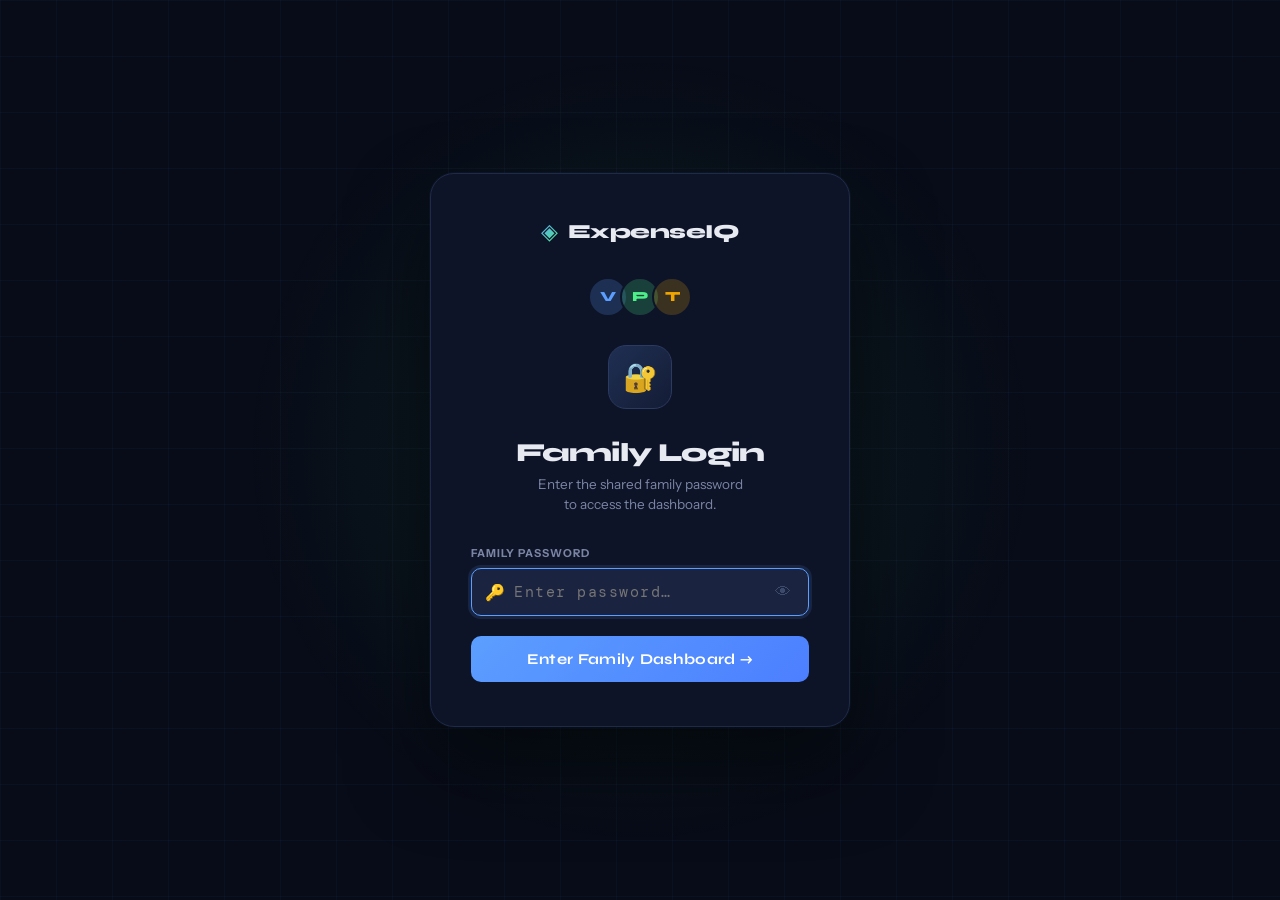
<file: login.html>
<!DOCTYPE html>
<html lang="en" data-theme="dark">
<head>
  <meta charset="UTF-8"/>
  <meta name="viewport" content="width=device-width,initial-scale=1.0"/>
  <title>ExpenseIQ — Family Login</title>
  <link rel="preconnect" href="https://fonts.googleapis.com"/>
  <link href="https://fonts.googleapis.com/css2?family=Syne:wght@400;600;700;800&family=Instrument+Sans:wght@400;500;600&family=DM+Mono:wght@300;400;500&display=swap" rel="stylesheet"/>
  <style>
    *, *::before, *::after { box-sizing: border-box; margin: 0; padding: 0; }

    :root {
      --bg:      #080c18;
      --bg2:     #0e1428;
      --bg3:     #141c35;
      --bg4:     #1a2340;
      --border:  #1e2a4a;
      --border2: #2a3a60;
      --text:    #e8eaf2;
      --text2:   #7a85a3;
      --text3:   #3d4a6b;
      --accent:  #5c9eff;
      --green:   #4cef88;
      --red:     #e05c5c;
      --radius:  14px;
      --trans:   all 0.25s cubic-bezier(0.4,0,0.2,1);
    }

    body {
      font-family: 'Instrument Sans', sans-serif;
      background: var(--bg);
      color: var(--text);
      min-height: 100vh;
      display: flex;
      align-items: center;
      justify-content: center;
      overflow: hidden;
      position: relative;
    }

    /* Animated grid background */
    body::before {
      content: '';
      position: fixed;
      inset: 0;
      background-image:
        linear-gradient(rgba(92,158,255,0.04) 1px, transparent 1px),
        linear-gradient(90deg, rgba(92,158,255,0.04) 1px, transparent 1px);
      background-size: 56px 56px;
      pointer-events: none;
    }

    /* Central radial glow */
    .bg-glow {
      position: fixed;
      top: 50%; left: 50%;
      transform: translate(-50%, -50%);
      width: 800px; height: 800px;
      background: radial-gradient(circle,
        rgba(92,158,255,0.07) 0%,
        rgba(76,239,136,0.04) 40%,
        transparent 70%);
      pointer-events: none;
      animation: breathe 6s ease-in-out infinite;
    }

    @keyframes breathe {
      0%, 100% { transform: translate(-50%,-50%) scale(1);   opacity: 1;   }
      50%       { transform: translate(-50%,-50%) scale(1.1); opacity: 0.7; }
    }

    /* ── Login card ── */
    .login-card {
      position: relative;
      z-index: 1;
      width: min(420px, 92vw);
      background: var(--bg2);
      border: 1px solid var(--border);
      border-radius: 24px;
      padding: 44px 40px;
      box-shadow: 0 40px 80px rgba(0,0,0,0.5), 0 0 0 1px rgba(92,158,255,0.05);
      animation: slideUp 0.5s cubic-bezier(0.4,0,0.2,1);
    }

    @keyframes slideUp {
      from { opacity: 0; transform: translateY(24px); }
      to   { opacity: 1; transform: translateY(0); }
    }

    /* Top logo */
    .logo-row {
      display: flex;
      align-items: center;
      gap: 10px;
      margin-bottom: 32px;
      justify-content: center;
    }

    .logo-diamond {
      font-size: 22px;
      background: linear-gradient(135deg, #5c9eff, #4cef88);
      -webkit-background-clip: text;
      -webkit-text-fill-color: transparent;
      background-clip: text;
    }

    .logo-text {
      font-family: 'Syne', sans-serif;
      font-size: 20px;
      font-weight: 800;
      letter-spacing: -0.5px;
    }

    /* Heading */
    .card-title {
      font-family: 'Syne', sans-serif;
      font-size: 26px;
      font-weight: 800;
      letter-spacing: -0.8px;
      margin-bottom: 6px;
      text-align: center;
    }

    .card-sub {
      font-size: 13.5px;
      color: var(--text2);
      text-align: center;
      margin-bottom: 32px;
      line-height: 1.5;
    }

    /* Lock icon */
    .lock-icon {
      width: 64px; height: 64px;
      background: var(--bg3);
      border: 1px solid var(--border2);
      border-radius: 18px;
      display: flex;
      align-items: center;
      justify-content: center;
      font-size: 28px;
      margin: 0 auto 28px;
      position: relative;
      overflow: hidden;
    }

    .lock-icon::after {
      content: '';
      position: absolute;
      inset: 0;
      background: linear-gradient(135deg, rgba(92,158,255,0.15), transparent);
    }

    /* Form elements */
    .form-group {
      margin-bottom: 20px;
    }

    .form-label {
      display: block;
      font-size: 11px;
      font-weight: 700;
      text-transform: uppercase;
      letter-spacing: 0.09em;
      color: var(--text2);
      margin-bottom: 8px;
    }

    .input-wrap {
      position: relative;
      display: flex;
      align-items: center;
    }

    .input-icon {
      position: absolute;
      left: 14px;
      color: var(--text3);
      font-size: 16px;
      pointer-events: none;
      transition: var(--trans);
    }

    .pw-input {
      width: 100%;
      background: var(--bg3);
      border: 1px solid var(--border);
      border-radius: 10px;
      color: var(--text);
      font-family: 'DM Mono', monospace;
      font-size: 15px;
      letter-spacing: 0.1em;
      padding: 13px 48px 13px 42px;
      outline: none;
      transition: var(--trans);
    }

    .pw-input:focus {
      border-color: var(--accent);
      background: var(--bg4);
      box-shadow: 0 0 0 3px rgba(92,158,255,0.12);
    }

    .pw-input:focus + .input-icon,
    .input-wrap:focus-within .input-icon { color: var(--accent); }

    /* Show/hide toggle */
    .toggle-pw {
      position: absolute;
      right: 14px;
      background: none;
      border: none;
      color: var(--text3);
      cursor: pointer;
      font-size: 16px;
      padding: 4px;
      transition: var(--trans);
      line-height: 1;
    }

    .toggle-pw:hover { color: var(--text2); }

    /* Error message */
    .error-msg {
      background: rgba(224,92,92,0.1);
      border: 1px solid rgba(224,92,92,0.3);
      border-radius: 8px;
      color: #e07070;
      font-size: 13px;
      padding: 10px 14px;
      margin-bottom: 18px;
      display: none;
      animation: shake 0.4s ease;
    }

    .error-msg.show { display: block; }

    @keyframes shake {
      0%,100% { transform: translateX(0); }
      20%     { transform: translateX(-6px); }
      40%     { transform: translateX(6px); }
      60%     { transform: translateX(-4px); }
      80%     { transform: translateX(4px); }
    }

    /* Submit button */
    .login-btn {
      width: 100%;
      background: linear-gradient(135deg, #5c9eff, #4c7fff);
      border: none;
      border-radius: 10px;
      color: #fff;
      font-family: 'Syne', sans-serif;
      font-size: 15px;
      font-weight: 700;
      letter-spacing: 0.02em;
      padding: 14px;
      cursor: pointer;
      transition: var(--trans);
      position: relative;
      overflow: hidden;
    }

    .login-btn::after {
      content: '';
      position: absolute;
      inset: 0;
      background: rgba(255,255,255,0);
      transition: background 0.2s;
    }

    .login-btn:hover { transform: translateY(-2px); box-shadow: 0 8px 24px rgba(92,158,255,0.35); }
    .login-btn:active { transform: translateY(0); }
    .login-btn:disabled { opacity: 0.6; cursor: not-allowed; transform: none; }

    /* Loading spinner inside button */
    .btn-text { transition: opacity 0.2s; }
    .btn-spinner {
      display: none;
      width: 18px; height: 18px;
      border: 2px solid rgba(255,255,255,0.3);
      border-top-color: #fff;
      border-radius: 50%;
      animation: spin 0.7s linear infinite;
      margin: 0 auto;
    }
    @keyframes spin { to { transform: rotate(360deg); } }

    /* Member avatars row (decorative) */
    .members-row {
      display: flex;
      align-items: center;
      justify-content: center;
      gap: -8px;
      margin-bottom: 28px;
    }

    .member-av {
      width: 40px; height: 40px;
      border-radius: 50%;
      display: flex; align-items: center; justify-content: center;
      font-family: 'Syne', sans-serif;
      font-size: 14px; font-weight: 800;
      border: 2px solid var(--bg2);
      margin-left: -8px;
    }

    .member-av:first-child { margin-left: 0; }

    .av-V { background: rgba(92,158,255,0.2);  color: #5c9eff; }
    .av-P { background: rgba(76,239,136,0.2);  color: #4cef88; }
    .av-T { background: rgba(240,165,0,0.2);   color: #f0a500; }

    /* Floating particles */
    .particle {
      position: fixed;
      border-radius: 50%;
      pointer-events: none;
      animation: floatUp linear infinite;
      opacity: 0;
    }

    @keyframes floatUp {
      0%   { transform: translateY(100vh); opacity: 0; }
      10%  { opacity: 0.35; }
      90%  { opacity: 0.35; }
      100% { transform: translateY(-40px); opacity: 0; }
    }

    /* Responsive */
    @media (max-width: 480px) {
      .login-card { padding: 32px 24px; }
      .card-title { font-size: 22px; }
    }
  </style>
</head>
<body>

<div class="bg-glow"></div>

<div class="login-card">

  <!-- Logo -->
  <div class="logo-row">
    <span class="logo-diamond">◈</span>
    <span class="logo-text">ExpenseIQ</span>
  </div>

  <!-- Member avatars (decorative) -->
  <div class="members-row">
    <div class="member-av av-V">V</div>
    <div class="member-av av-P">P</div>
    <div class="member-av av-T">T</div>
  </div>

  <!-- Lock icon -->
  <div class="lock-icon">🔐</div>

  <h1 class="card-title">Family Login</h1>
  <p class="card-sub">Enter the shared family password<br>to access the dashboard.</p>

  <!-- Error -->
  <div class="error-msg" id="errorMsg"></div>

  <!-- Password field -->
  <div class="form-group">
    <label class="form-label" for="pwInput">Family Password</label>
    <div class="input-wrap">
      <span class="input-icon" style="left:14px">🔑</span>
      <input
        type="password"
        id="pwInput"
        class="pw-input"
        placeholder="Enter password…"
        autocomplete="current-password"
        onkeydown="if(event.key==='Enter') doLogin()"
      />
      <button class="toggle-pw" type="button" onclick="toggleVisibility()" id="toggleBtn" title="Show/hide password">👁</button>
    </div>
  </div>

  <!-- Submit -->
  <button class="login-btn" id="loginBtn" onclick="doLogin()">
    <span class="btn-text" id="btnText">Enter Family Dashboard →</span>
    <div class="btn-spinner" id="btnSpinner"></div>
  </button>

</div>

<script>
  // ── Spawn particles ──
  const pColors = ['#5c9eff','#4cef88','#f0a500','#9b7eff'];
  for (let i = 0; i < 20; i++) {
    const p = document.createElement('div');
    p.className = 'particle';
    const sz = 2 + Math.random() * 3;
    p.style.cssText = `
      left:${Math.random()*100}vw;
      width:${sz}px; height:${sz}px;
      background:${pColors[i%pColors.length]};
      animation-duration:${9+Math.random()*14}s;
      animation-delay:${-Math.random()*20}s;
    `;
    document.body.appendChild(p);
  }

  // ── Show/hide password ──
  let visible = false;
  function toggleVisibility() {
    visible = !visible;
    document.getElementById('pwInput').type = visible ? 'text' : 'password';
    document.getElementById('toggleBtn').textContent = visible ? '🙈' : '👁';
  }

  // ── Login ──
  async function doLogin() {
    const pw  = document.getElementById('pwInput').value.trim();
    const btn = document.getElementById('loginBtn');
    const txt = document.getElementById('btnText');
    const spn = document.getElementById('btnSpinner');
    const err = document.getElementById('errorMsg');

    err.classList.remove('show');
    if (!pw) { showError('Please enter the family password.'); return; }

    // Loading state
    btn.disabled = true;
    txt.style.display = 'none';
    spn.style.display = 'block';

    try {
      const res = await fetch('/login', {
        method: 'POST',
        headers: { 'Content-Type': 'application/json' },
        body: JSON.stringify({ password: pw })
      });
      const data = await res.json();

      if (res.ok && data.success) {
        // Brief success flash before redirect
        btn.style.background = 'linear-gradient(135deg, #4cef88, #2dd470)';
        txt.textContent = '✓ Verified!';
        txt.style.display = 'block';
        spn.style.display = 'none';
        setTimeout(() => { window.location.href = '/family'; }, 600);
      } else {
        showError(data.error || 'Incorrect password. Try again.');
        reset();
      }
    } catch (e) {
      showError('Connection error. Make sure the server is running.');
      reset();
    }

    function reset() {
      btn.disabled = false;
      txt.style.display = 'block';
      spn.style.display = 'none';
      document.getElementById('pwInput').value = '';
      document.getElementById('pwInput').focus();
    }
  }

  function showError(msg) {
    const el = document.getElementById('errorMsg');
    el.textContent = '⚠ ' + msg;
    el.classList.add('show');
    // Remove and re-add to retrigger shake animation
    el.style.animation = 'none';
    el.offsetHeight; // reflow
    el.style.animation = '';
  }

  // Auto-focus password field
  window.onload = () => document.getElementById('pwInput').focus();
</script>
</body>
</html>
</file>
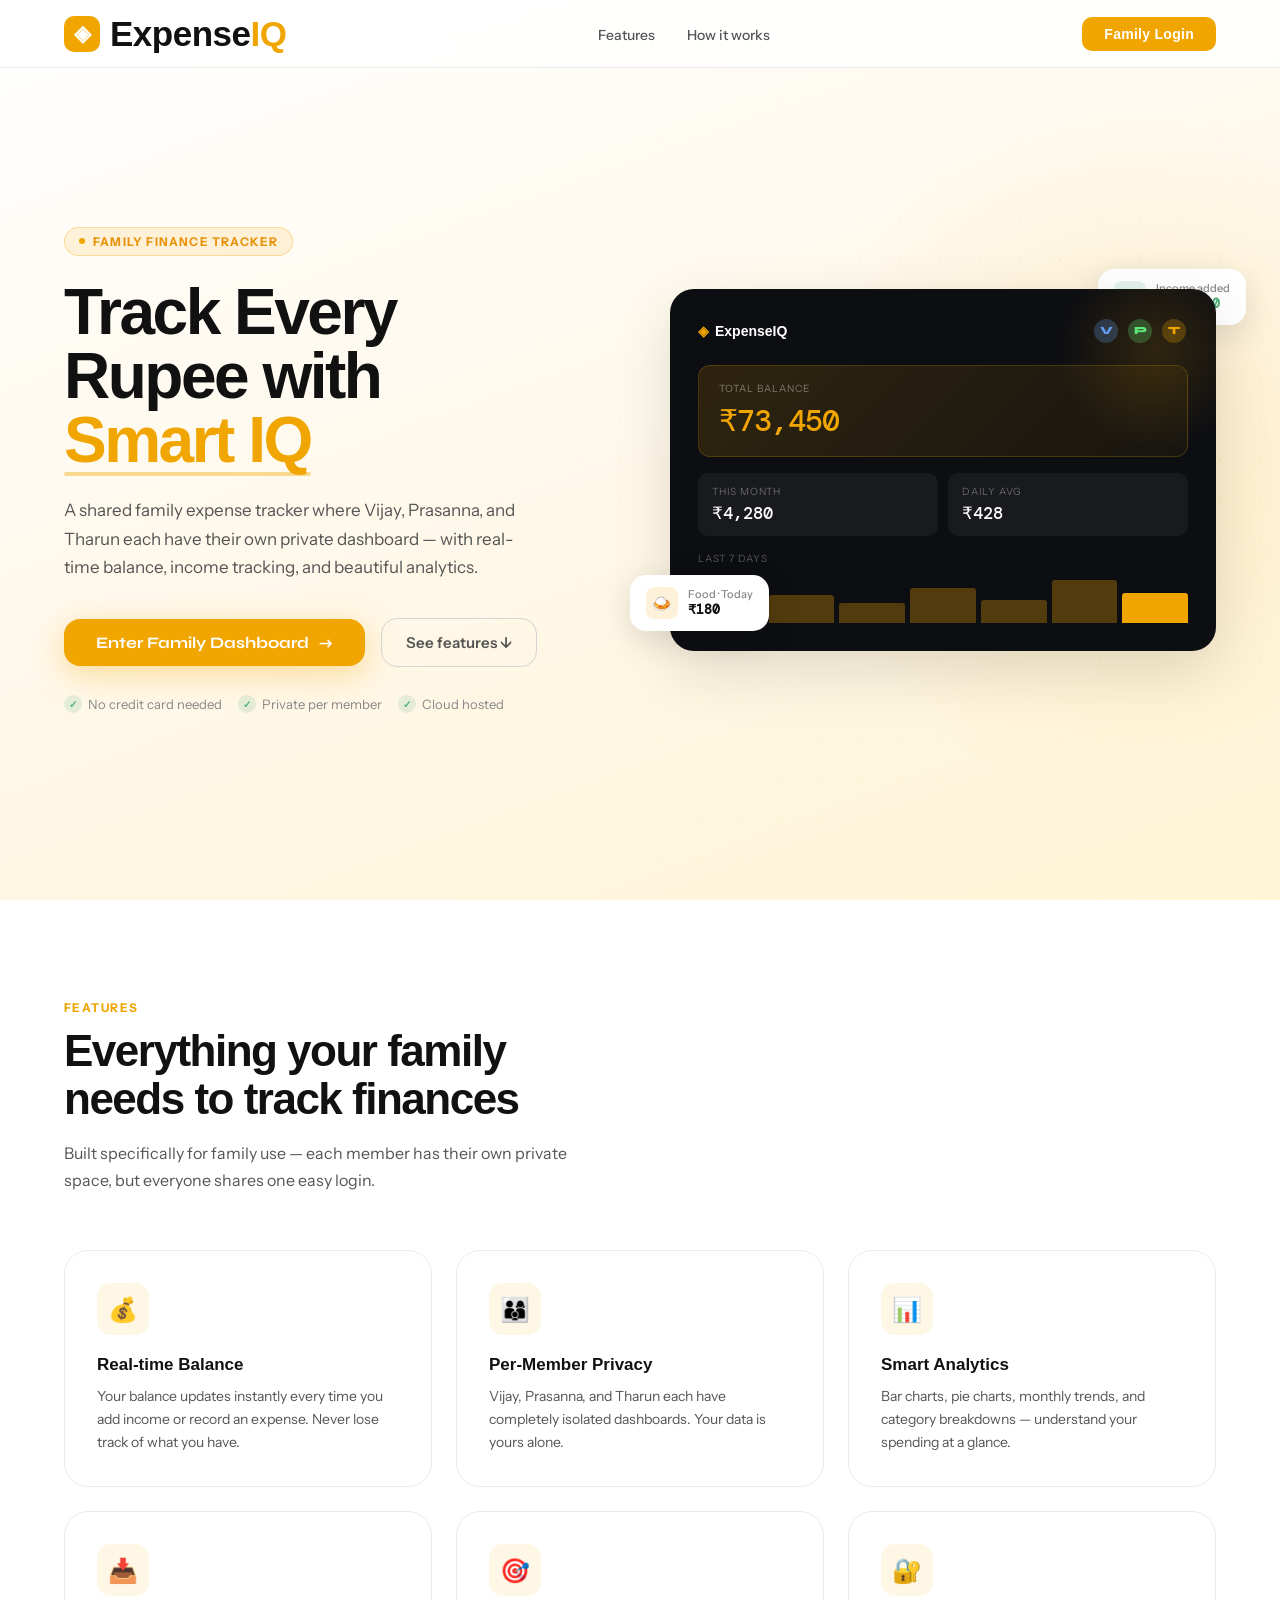
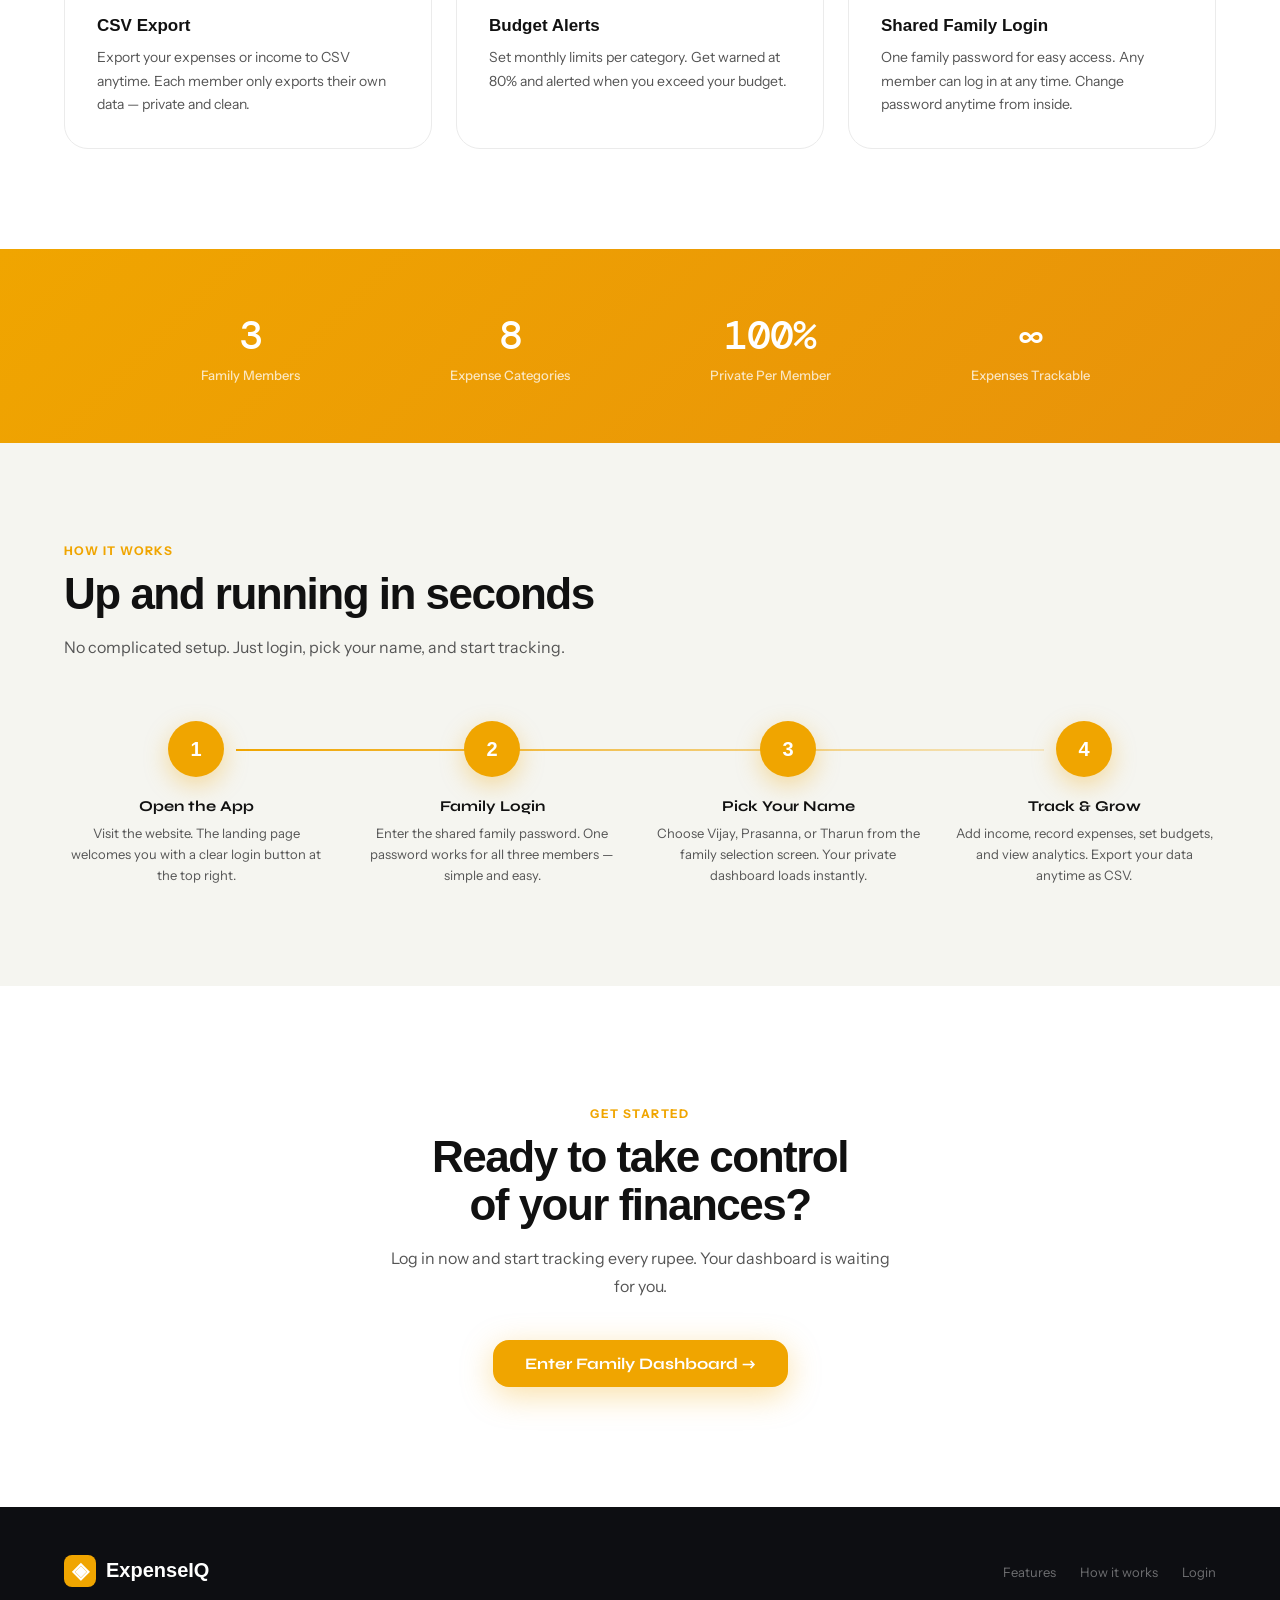
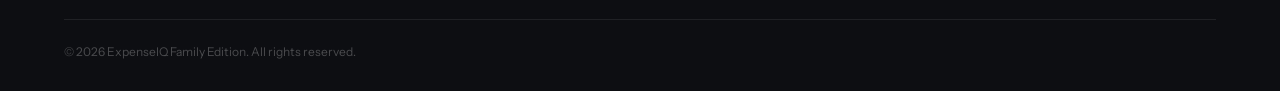
<file: templates/landing.html>
<!DOCTYPE html>
<html lang="en">
<head>
  <meta charset="UTF-8"/>
  <meta name="viewport" content="width=device-width,initial-scale=1.0"/>
  <title>ExpenseIQ — Smart Family Finance Tracker</title>
  <link rel="preconnect" href="https://fonts.googleapis.com"/>
  <link href="https://fonts.googleapis.com/css2?family=Syne:wght@400;600;700;800&family=Instrument+Sans:wght@400;500;600&family=DM+Mono:wght@300;400;500&display=swap" rel="stylesheet"/>
  <style>
    /* ══════════════════════════════════════
       LANDING PAGE — White & Orange Theme
       ══════════════════════════════════════ */

    *, *::before, *::after { box-sizing: border-box; margin: 0; padding: 0; }
    html { scroll-behavior: smooth; }

    :root {
      --orange:      #f0a500;
      --orange2:     #e8920a;
      --orange-lt:   #fff7e6;
      --orange-mid:  #fff0cc;
      --white:       #ffffff;
      --off-white:   #fafaf8;
      --gray-50:     #f5f5f0;
      --gray-100:    #ebebeb;
      --gray-200:    #d4d4d4;
      --text:        #111111;
      --text2:       #555555;
      --text3:       #888888;
      --dark:        #0d0e12;
      --dark2:       #13151c;
      --radius:      16px;
      --radius-lg:   24px;
      --shadow:      0 4px 32px rgba(0,0,0,0.08);
      --shadow-lg:   0 20px 60px rgba(0,0,0,0.12);
      --trans:       all 0.3s cubic-bezier(0.4,0,0.2,1);
    }

    body {
      font-family: 'Instrument Sans', sans-serif;
      background: var(--white);
      color: var(--text);
      overflow-x: hidden;
    }

    /* ────────────────────────────────────
       NAVBAR
    ──────────────────────────────────── */
    .navbar {
      position: fixed;
      top: 0; left: 0; right: 0;
      z-index: 100;
      display: flex;
      align-items: center;
      justify-content: space-between;
      padding: 0 5%;
      height: 68px;
      background: rgba(255,255,255,0.85);
      backdrop-filter: blur(16px);
      border-bottom: 1px solid var(--gray-100);
      transition: var(--trans);
    }

    .navbar.scrolled {
      box-shadow: 0 4px 24px rgba(0,0,0,0.06);
    }

    .nav-logo {
      display: flex;
      align-items: center;
      gap: 10px;
      text-decoration: none;
    }

    .nav-logo-icon {
      width: 36px; height: 36px;
      background: var(--orange);
      border-radius: 10px;
      display: flex; align-items: center; justify-content: center;
      font-size: 22px;
      color: #fff;
      font-weight: 800;
      font-family: 'Manrope', sans-serif;
    }

    .nav-logo-text {
      font-family: 'Manrope', sans-serif;
      font-size: 35px;
      font-weight: 800;
      letter-spacing: -0.5px;
      color: var(--text);
    }

    .nav-logo-text span { color: var(--orange); }

    .nav-links {
      display: flex;
      align-items: center;
      gap: 32px;
      list-style: none;
    }

    .nav-links a {
      font-size: 14px;
      font-weight: 500;
      color: var(--text2);
      text-decoration: none;
      transition: color 0.2s;
    }

    .nav-links a:hover { color: var(--orange); }

    /* ── TOP RIGHT: Login button ── */
    .nav-actions {
      display: flex;
      align-items: center;
      gap: 12px;
    }

    .btn-nav-login {
      display: flex;
      align-items: center;
      gap: 8px;
      background: var(--orange);
      color: #fff;
      font-family: 'Manrope', sans-serif;
      font-size: 14px;
      font-weight: 700;
      padding: 9px 22px;
      border-radius: 10px;
      text-decoration: none;
      border: none;
      cursor: pointer;
      transition: var(--trans);
      letter-spacing: 0.02em;
    }

    .btn-nav-login:hover {
      background: var(--orange2);
      transform: translateY(-1px);
      box-shadow: 0 6px 20px rgba(240,165,0,0.35);
    }

    /* Future Google login button (hidden for now, ready to activate) */
    .btn-nav-google {
      display: none; /* show when Google auth is ready */
      align-items: center;
      gap: 8px;
      background: var(--white);
      color: var(--text);
      font-size: 14px;
      font-weight: 600;
      padding: 9px 18px;
      border-radius: 10px;
      border: 1px solid var(--gray-200);
      cursor: pointer;
      transition: var(--trans);
    }

    .btn-nav-google:hover {
      background: var(--gray-50);
      border-color: var(--gray-200);
    }

    /* Mobile hamburger */
    .nav-hamburger {
      display: none;
      background: none;
      border: none;
      font-size: 22px;
      cursor: pointer;
      color: var(--text);
      padding: 4px;
    }

    /* ────────────────────────────────────
       HERO SECTION
    ──────────────────────────────────── */
    .hero {
      min-height: 100vh;
      display: flex;
      align-items: center;
      padding: 100px 5% 60px;
      position: relative;
      overflow: hidden;
      background: linear-gradient(160deg, #fff 0%, var(--orange-lt) 60%, #fff5d6 100%);
    }

    /* Large decorative circle */
    .hero-circle {
      position: absolute;
      right: -200px;
      top: 50%;
      transform: translateY(-50%);
      width: 700px; height: 700px;
      border-radius: 50%;
      background: radial-gradient(circle, rgba(240,165,0,0.12) 0%, transparent 70%);
      pointer-events: none;
    }

    /* Dot grid */
    .hero-dots {
      position: absolute;
      inset: 0;
      background-image: radial-gradient(circle, rgba(240,165,0,0.15) 1px, transparent 1px);
      background-size: 40px 40px;
      pointer-events: none;
      mask-image: radial-gradient(ellipse 80% 80% at 80% 50%, black 0%, transparent 70%);
    }

    .hero-inner {
      position: relative;
      z-index: 1;
      max-width: 1200px;
      margin: 0 auto;
      display: grid;
      grid-template-columns: 1fr 1fr;
      gap: 60px;
      align-items: center;
      width: 100%;
    }

    .hero-badge {
      display: inline-flex;
      align-items: center;
      gap: 8px;
      background: rgba(240,165,0,0.12);
      border: 1px solid rgba(240,165,0,0.3);
      color: var(--orange2);
      font-size: 12px;
      font-weight: 700;
      letter-spacing: 0.1em;
      text-transform: uppercase;
      padding: 6px 14px;
      border-radius: 100px;
      margin-bottom: 24px;
    }

    .hero-badge-dot {
      width: 6px; height: 6px;
      border-radius: 50%;
      background: var(--orange);
      animation: blink 2s ease-in-out infinite;
    }

    @keyframes blink {
      0%,100% { opacity: 1; }
      50%      { opacity: 0.3; }
    }

    .hero-title {
      font-family: 'Poppins', sans-serif;
      font-size: clamp(40px, 5vw, 68px);
      font-weight: 800;
      letter-spacing: -2.5px;
      line-height: 1.0;
      color: var(--text);
      margin-bottom: 24px;
    }

    .hero-title .highlight {
      color: var(--orange);
      position: relative;
      display: inline-block;
    }

    /* Underline squiggle on highlighted word */
    .hero-title .highlight::after {
      content: '';
      position: absolute;
      bottom: -4px; left: 0; right: 0;
      height: 4px;
      background: var(--orange);
      border-radius: 2px;
      opacity: 0.4;
    }

    .hero-desc {
      font-size: 17px;
      color: var(--text2);
      line-height: 1.7;
      margin-bottom: 36px;
      max-width: 480px;
    }

    .hero-actions {
      display: flex;
      align-items: center;
      gap: 16px;
      flex-wrap: wrap;
    }

    .btn-hero-primary {
      display: inline-flex;
      align-items: center;
      gap: 10px;
      background: var(--orange);
      color: #fff;
      font-family: 'Syne', sans-serif;
      font-size: 16px;
      font-weight: 700;
      padding: 14px 32px;
      border-radius: var(--radius);
      text-decoration: none;
      border: none;
      cursor: pointer;
      transition: var(--trans);
      box-shadow: 0 8px 32px rgba(240,165,0,0.35);
    }

    .btn-hero-primary:hover {
      background: var(--orange2);
      transform: translateY(-3px);
      box-shadow: 0 16px 40px rgba(240,165,0,0.4);
    }

    .btn-hero-secondary {
      display: inline-flex;
      align-items: center;
      gap: 8px;
      background: transparent;
      color: var(--text2);
      font-size: 15px;
      font-weight: 600;
      padding: 14px 24px;
      border-radius: var(--radius);
      text-decoration: none;
      border: 1.5px solid var(--gray-200);
      transition: var(--trans);
    }

    .btn-hero-secondary:hover {
      border-color: var(--orange);
      color: var(--orange);
      background: var(--orange-lt);
    }

    /* Future Google sign-in (hidden, ready for implementation) */
    .btn-google-future {
      display: none; /* activate when Google OAuth is ready */
      align-items: center;
      gap: 10px;
      background: var(--white);
      color: var(--text);
      font-size: 15px;
      font-weight: 600;
      padding: 13px 24px;
      border-radius: var(--radius);
      border: 1.5px solid var(--gray-200);
      cursor: pointer;
      transition: var(--trans);
    }

    .btn-google-future:hover {
      border-color: #4285f4;
      box-shadow: 0 4px 16px rgba(66,133,244,0.15);
    }

    /* Trust line */
    .hero-trust {
      display: flex;
      align-items: center;
      gap: 16px;
      margin-top: 28px;
      flex-wrap: wrap;
    }

    .trust-item {
      display: flex;
      align-items: center;
      gap: 6px;
      font-size: 13px;
      color: var(--text3);
    }

    .trust-check {
      width: 18px; height: 18px;
      border-radius: 50%;
      background: rgba(76,175,120,0.15);
      color: #4caf78;
      font-size: 10px;
      display: flex; align-items: center; justify-content: center;
      font-weight: 700;
    }

    /* ── Hero visual (right side) ── */
    .hero-visual {
      position: relative;
    }

    .hero-card-main {
      background: var(--dark);
      border-radius: var(--radius-lg);
      padding: 28px;
      box-shadow: var(--shadow-lg);
      position: relative;
      overflow: hidden;
    }

    .hero-card-main::before {
      content: '';
      position: absolute;
      top: -40px; right: -40px;
      width: 200px; height: 200px;
      background: radial-gradient(circle, rgba(240,165,0,0.15), transparent 70%);
      border-radius: 50%;
    }

    .hc-header {
      display: flex;
      align-items: center;
      justify-content: space-between;
      margin-bottom: 20px;
    }

    .hc-logo {
      font-family: 'Manrope', sans-serif;
      font-size: 14px;
      font-weight: 800;
      color: #fff;
      display: flex; align-items: center; gap: 6px;
    }

    .hc-logo-dot { color: var(--orange); }

    .hc-member-pills {
      display: flex;
      gap: 6px;
    }

    .hc-pill {
      width: 28px; height: 28px;
      border-radius: 50%;
      display: flex; align-items: center; justify-content: center;
      font-family: 'Syne', sans-serif;
      font-size: 11px;
      font-weight: 800;
      border: 2px solid var(--dark);
    }

    .hc-pill-v { background: rgba(92,158,255,0.25); color: #5c9eff; }
    .hc-pill-p { background: rgba(76,239,136,0.25); color: #4cef88; }
    .hc-pill-t { background: rgba(240,165,0,0.25);  color: #f0a500; }

    /* Balance display in card */
    .hc-balance {
      background: linear-gradient(135deg, rgba(240,165,0,0.15), rgba(240,165,0,0.05));
      border: 1px solid rgba(240,165,0,0.2);
      border-radius: 12px;
      padding: 16px 20px;
      margin-bottom: 16px;
    }

    .hc-balance-label {
      font-size: 10px;
      text-transform: uppercase;
      letter-spacing: 0.1em;
      color: rgba(255,255,255,0.4);
      margin-bottom: 6px;
    }

    .hc-balance-value {
      font-family: 'DM Mono', monospace;
      font-size: 30px;
      font-weight: 500;
      color: var(--orange);
      letter-spacing: -1px;
    }

    /* Mini stats row */
    .hc-stats {
      display: grid;
      grid-template-columns: 1fr 1fr;
      gap: 10px;
      margin-bottom: 16px;
    }

    .hc-stat {
      background: rgba(255,255,255,0.05);
      border-radius: 10px;
      padding: 12px 14px;
    }

    .hc-stat-label {
      font-size: 10px;
      color: rgba(255,255,255,0.35);
      margin-bottom: 4px;
      text-transform: uppercase;
      letter-spacing: 0.08em;
    }

    .hc-stat-value {
      font-family: 'DM Mono', monospace;
      font-size: 17px;
      font-weight: 500;
      color: #fff;
    }

    /* Mini bar chart */
    .hc-bars {
      display: flex;
      align-items: flex-end;
      gap: 5px;
      height: 50px;
    }

    .hc-bar {
      flex: 1;
      border-radius: 3px 3px 0 0;
      background: rgba(240,165,0,0.3);
      transition: height 0.5s ease;
    }

    .hc-bar.active { background: var(--orange); }

    /* Floating cards around main card */
    .hero-float-card {
      position: absolute;
      background: var(--white);
      border-radius: var(--radius);
      padding: 12px 16px;
      box-shadow: 0 8px 32px rgba(0,0,0,0.12);
      font-size: 13px;
      font-weight: 600;
      color: var(--text);
      display: flex;
      align-items: center;
      gap: 10px;
      animation: float 4s ease-in-out infinite;
      white-space: nowrap;
    }

    .hero-float-card.fc-1 {
      top: -20px; right: -30px;
      animation-delay: 0s;
    }

    .hero-float-card.fc-2 {
      bottom: 20px; left: -40px;
      animation-delay: 2s;
    }

    @keyframes float {
      0%,100% { transform: translateY(0); }
      50%      { transform: translateY(-8px); }
    }

    .fc-icon {
      width: 32px; height: 32px;
      border-radius: 8px;
      display: flex; align-items: center; justify-content: center;
      font-size: 16px;
    }

    .fc-icon-green { background: rgba(76,175,120,0.15); }
    .fc-icon-orange { background: rgba(240,165,0,0.15); }

    /* ────────────────────────────────────
       FEATURES / HOW IT WORKS
    ──────────────────────────────────── */
    .section {
      padding: 100px 5%;
    }

    .section-inner {
      max-width: 1200px;
      margin: 0 auto;
    }

    .section-label {
      font-size: 12px;
      font-weight: 700;
      text-transform: uppercase;
      letter-spacing: 0.12em;
      color: var(--orange);
      margin-bottom: 12px;
    }

    .section-title {
      font-family: 'Manrope', sans-serif;
      font-size: clamp(38px, 3.5vw, 44px);
      font-weight: 800;
      letter-spacing: -1.5px;
      color: var(--text);
      margin-bottom: 16px;
      line-height: 1.1;
    }

    .section-desc {
      font-size: 16px;
      color: var(--text2);
      line-height: 1.7;
      max-width: 520px;
      margin-bottom: 56px;
    }

    /* Feature cards */
    .features-grid {
      display: grid;
      grid-template-columns: repeat(3, 1fr);
      gap: 24px;
    }

    .feature-card {
      background: var(--white);
      border: 1px solid var(--gray-100);
      border-radius: var(--radius-lg);
      padding: 32px;
      transition: var(--trans);
      position: relative;
      overflow: hidden;
    }

    .feature-card::before {
      content: '';
      position: absolute;
      top: 0; left: 0; right: 0;
      height: 3px;
      background: var(--orange);
      transform: scaleX(0);
      transform-origin: left;
      transition: transform 0.3s ease;
    }

    .feature-card:hover {
      border-color: transparent;
      box-shadow: var(--shadow-lg);
      transform: translateY(-4px);
    }

    .feature-card:hover::before { transform: scaleX(1); }

    .feature-icon {
      width: 52px; height: 52px;
      background: var(--orange-lt);
      border-radius: 14px;
      display: flex; align-items: center; justify-content: center;
      font-size: 24px;
      margin-bottom: 20px;
    }

    .feature-title {
      font-family: 'Georgia', sans-serif;
      font-size: 17px;
      font-weight: 700;
      color: var(--text);
      margin-bottom: 10px;
    }

    .feature-desc {
      font-size: 14px;
      color: var(--text2);
      line-height: 1.65;
    }

    /* ────────────────────────────────────
       MEMBERS SECTION (dark bg)
    ──────────────────────────────────── */
    /*
    .members-section {
      padding: 100px 5%;
      background: var(--dark);
      position: relative;
      overflow: hidden;
    }

    .members-section::before {
      content: '';
      position: absolute;
      top: -100px; left: 50%;
      transform: translateX(-50%);
      width: 800px; height: 400px;
      background: radial-gradient(ellipse, rgba(240,165,0,0.08) 0%, transparent 70%);
      pointer-events: none;
    }

    .members-section .section-title { color: #fff; }
    .members-section .section-desc  { color: rgba(255,255,255,0.5); }

    .member-cards-row {
      display: flex;
      gap: 24px;
      justify-content: center;
      flex-wrap: wrap;
    }

    .lp-member-card {
      width: 260px;
      background: rgba(255,255,255,0.04);
      border: 1px solid rgba(255,255,255,0.08);
      border-radius: var(--radius-lg);
      padding: 32px 24px;
      text-align: center;
      transition: var(--trans);
      position: relative;
      overflow: hidden;
    }

    .lp-member-card:hover {
      transform: translateY(-6px);
    }

    .lp-member-card.mc-vijay:hover    { border-color: rgba(92,158,255,0.4);  box-shadow: 0 20px 60px rgba(92,158,255,0.15); }
    .lp-member-card.mc-prasanna:hover { border-color: rgba(76,239,136,0.4);  box-shadow: 0 20px 60px rgba(76,239,136,0.15); }
    .lp-member-card.mc-tharun:hover   { border-color: rgba(240,165,0,0.4);   box-shadow: 0 20px 60px rgba(240,165,0,0.15); }

    .lp-avatar {
      width: 72px; height: 72px;
      border-radius: 50%;
      display: flex; align-items: center; justify-content: center;
      font-family: 'Syne', sans-serif;
      font-size: 28px;
      font-weight: 800;
      margin: 0 auto 16px;
    }

    .av-vijay    { background: rgba(92,158,255,0.15); color: #5c9eff; }
    .av-prasanna { background: rgba(76,239,136,0.15); color: #4cef88; }
    .av-tharun   { background: rgba(240,165,0,0.15);  color: #f0a500; }

    .lp-member-name {
      font-family: 'Syne', sans-serif;
      font-size: 20px;
      font-weight: 700;
      margin-bottom: 8px;
    }

    .lp-member-name.n-vijay    { color: #5c9eff; }
    .lp-member-name.n-prasanna { color: #4cef88; }
    .lp-member-name.n-tharun   { color: #f0a500; }

    .lp-member-desc {
      font-size: 13px;
      color: rgba(255,255,255,0.4);
      line-height: 1.5;
    }

    .lp-member-badge {
      margin-top: 16px;
      display: inline-block;
      font-size: 11px;
      font-weight: 700;
      padding: 4px 12px;
      border-radius: 100px;
      text-transform: uppercase;
      letter-spacing: 0.06em;
    }

    .badge-vijay    { background: rgba(92,158,255,0.15); color: #5c9eff; }
    .badge-prasanna { background: rgba(76,239,136,0.15); color: #4cef88; }
    .badge-tharun   { background: rgba(240,165,0,0.15);  color: #f0a500; }
      */
    /* ────────────────────────────────────
       STEPS / HOW IT WORKS
    ──────────────────────────────────── */
    .steps-section {
      padding: 100px 5%;
      background: var(--gray-50);
    }

    .steps-grid {
      display: grid;
      grid-template-columns: repeat(4, 1fr);
      gap: 32px;
      position: relative;
    }

    /* Connecting line */
    .steps-grid::before {
      content: '';
      position: absolute;
      top: 28px;
      left: calc(12.5% + 28px);
      right: calc(12.5% + 28px);
      height: 2px;
      background: linear-gradient(90deg, var(--orange), rgba(240,165,0,0.2));
    }

    .step-item {
      text-align: center;
      position: relative;
    }

    .step-num {
      width: 56px; height: 56px;
      border-radius: 50%;
      background: var(--orange);
      color: #fff;
      font-family: 'IBM Plex Sans ', sans-serif;
      font-size: 20px;
      font-weight: 800;
      display: flex; align-items: center; justify-content: center;
      margin: 0 auto 20px;
      box-shadow: 0 8px 24px rgba(240,165,0,0.35);
      position: relative;
      z-index: 1;
    }

    .step-title {
      font-family: 'Syne', sans-serif;
      font-size: 15px;
      font-weight: 700;
      color: var(--text);
      margin-bottom: 8px;
    }

    .step-desc {
      font-size: 13px;
      color: var(--text2);
      line-height: 1.6;
    }

    /* ────────────────────────────────────
       STATS BANNER
    ──────────────────────────────────── */
    .stats-banner {
      padding: 60px 5%;
      background: linear-gradient(135deg, var(--orange) 0%, #e8920a 100%);
    }

    .stats-inner {
      max-width: 1000px;
      margin: 0 auto;
      display: grid;
      grid-template-columns: repeat(4, 1fr);
      gap: 40px;
      text-align: center;
    }

    .stat-value {
      font-family: 'DM Mono', monospace;
      font-size: 40px;
      font-weight: 500;
      color: #fff;
      letter-spacing: -1px;
      margin-bottom: 6px;
    }

    .stat-label {
      font-size: 13px;
      color: rgba(255,255,255,0.75);
      font-weight: 500;
    }

    /* ────────────────────────────────────
       CTA SECTION
    ──────────────────────────────────── */
    .cta-section {
      padding: 120px 5%;
      text-align: center;
      background: var(--white);
    }

    .cta-inner {
      max-width: 640px;
      margin: 0 auto;
    }

    .cta-section .section-title {
      margin-bottom: 16px;
    }

    .cta-section .section-desc {
      margin: 0 auto 40px;
      text-align: center;
    }

    .cta-buttons {
      display: flex;
      gap: 16px;
      justify-content: center;
      flex-wrap: wrap;
    }

    /* ────────────────────────────────────
       FOOTER
    ──────────────────────────────────── */
    .footer {
      background: var(--dark);
      padding: 48px 5% 32px;
    }

    .footer-inner {
      max-width: 1200px;
      margin: 0 auto;
      display: flex;
      align-items: center;
      justify-content: space-between;
      flex-wrap: wrap;
      gap: 24px;
      padding-bottom: 32px;
      border-bottom: 1px solid rgba(255,255,255,0.08);
      margin-bottom: 24px;
    }

    .footer-logo {
      display: flex;
      align-items: center;
      gap: 10px;
      text-decoration: none;
    }

    .footer-logo-icon {
      width: 32px; height: 32px;
      background: var(--orange);
      border-radius: 8px;
      display: flex; align-items: center; justify-content: center;
      font-family: 'Syne', sans-serif;
      font-size: 22px;
      font-weight: 800;
      color: #fff;
    }

    .footer-logo-text {
      font-family: 'Manrope', sans-serif;
      font-size: 20px;
      font-weight: 800;
      color: #fff;
    }

    .footer-links {
      display: flex;
      gap: 24px;
      list-style: none;
    }

    .footer-links a {
      font-size: 13px;
      color: rgba(255,255,255,0.4);
      text-decoration: none;
      transition: color 0.2s;
    }

    .footer-links a:hover { color: var(--orange); }

    .footer-bottom {
      max-width: 1200px;
      margin: 0 auto;
      display: flex;
      align-items: center;
      justify-content: space-between;
      flex-wrap: wrap;
      gap: 12px;
    }

    .footer-copy {
      font-size: 12px;
      color: rgba(255,255,255,0.25);
    }

    .footer-tech {
      font-size: 12px;
      color: rgba(255,255,255,0.25);
    }

    .footer-tech span { color: var(--orange); }

    /* ────────────────────────────────────
       RESPONSIVE
    ──────────────────────────────────── */
    @media (max-width: 1024px) {
      .features-grid { grid-template-columns: repeat(2, 1fr); }
      .steps-grid { grid-template-columns: repeat(2, 1fr); }
      .steps-grid::before { display: none; }
      .stats-inner { grid-template-columns: repeat(2, 1fr); }
    }

    @media (max-width: 768px) {
      .hero-inner { grid-template-columns: 1fr; gap: 48px; }
      .hero-visual { order: -1; }
      .hero-circle { display: none; }
      .nav-links { display: none; }
      .nav-hamburger { display: block; }
      .features-grid { grid-template-columns: 1fr; }
      .steps-grid { grid-template-columns: 1fr 1fr; }
    }

    @media (max-width: 480px) {
      .hero { padding: 90px 5% 60px; }
      .hero-title { font-size: 36px; }
      .steps-grid { grid-template-columns: 1fr; }
      .stats-inner { grid-template-columns: 1fr 1fr; }
      .hero-float-card { display: none; }
    }

    /* ────────────────────────────────────
       SCROLL ANIMATIONS
    ──────────────────────────────────── */
    .fade-up {
      opacity: 0;
      transform: translateY(30px);
      transition: opacity 0.6s ease, transform 0.6s ease;
    }

    .fade-up.visible {
      opacity: 1;
      transform: translateY(0);
    }
  </style>
</head>
<body>

<!-- ══════════════════════════════════════
     NAVBAR
══════════════════════════════════════ -->
<nav class="navbar" id="navbar">
  <a href="/" class="nav-logo">
    <div class="nav-logo-icon">◈</div>
    <span class="nav-logo-text">Expense<span>IQ</span></span>
  </a>

  <ul class="nav-links">
    <li><a href="#features">Features</a></li>
    <li><a href="#how-it-works">How it works</a></li>

    <!-- <li><a href="#members">Family</a></li> -->

  </ul>

  <div class="nav-actions">
    <!-- Future: Google Sign-in button (uncomment when ready) -->
    <!--
    <button class="btn-nav-google" id="btnGoogleLogin">
      <svg width="16" height="16" viewBox="0 0 24 24"><path d="M22.56 12.25c0-.78-.07-1.53-.2-2.25H12v4.26h5.92c-.26 1.37-1.04 2.53-2.21 3.31v2.77h3.57c2.08-1.92 3.28-4.74 3.28-8.09z" fill="#4285F4"/><path d="M12 23c2.97 0 5.46-.98 7.28-2.66l-3.57-2.77c-.98.66-2.23 1.06-3.71 1.06-2.86 0-5.29-1.93-6.16-4.53H2.18v2.84C3.99 20.53 7.7 23 12 23z" fill="#34A853"/><path d="M5.84 14.09c-.22-.66-.35-1.36-.35-2.09s.13-1.43.35-2.09V7.07H2.18C1.43 8.55 1 10.22 1 12s.43 3.45 1.18 4.93l2.85-2.22.81-.62z" fill="#FBBC05"/><path d="M12 5.38c1.62 0 3.06.56 4.21 1.64l3.15-3.15C17.45 2.09 14.97 1 12 1 7.7 1 3.99 3.47 2.18 7.07l3.66 2.84c.87-2.6 3.3-4.53 6.16-4.53z" fill="#EA4335"/></svg>
      Continue with Google
    </button>
    -->

    <!-- Family login button — opens the family password page -->
    <a href="/login" class="btn-nav-login">
       Family Login
    </a>
  </div>

  <button class="nav-hamburger" onclick="toggleMobileMenu()">☰</button>
</nav>

<!-- ══════════════════════════════════════
     HERO
══════════════════════════════════════ -->
<section class="hero" id="home">
  <div class="hero-dots"></div>
  <div class="hero-circle"></div>

  <div class="hero-inner">
    <!-- Left: Text -->
    <div class="hero-text">
      <div class="hero-badge">
        <div class="hero-badge-dot"></div>
        Family Finance Tracker
      </div>

      <h1 class="hero-title">
        Track Every<br>
        Rupee with<br>
        <span class="highlight">Smart IQ</span>
      </h1>

      <p class="hero-desc">
        A shared family expense tracker where Vijay, Prasanna, and Tharun each have their own private dashboard — with real-time balance, income tracking, and beautiful analytics.
      </p>

      <div class="hero-actions">
        <a href="/login" class="btn-hero-primary">
           Enter Family Dashboard
          <span>→</span>
        </a>
        <a href="#features" class="btn-hero-secondary">
          See features ↓
        </a>

        <!-- Future Google button — hidden now, ready to activate -->
        <button class="btn-google-future" id="heroGoogleBtn">
          <svg width="18" height="18" viewBox="0 0 24 24"><path d="M22.56 12.25c0-.78-.07-1.53-.2-2.25H12v4.26h5.92c-.26 1.37-1.04 2.53-2.21 3.31v2.77h3.57c2.08-1.92 3.28-4.74 3.28-8.09z" fill="#4285F4"/><path d="M12 23c2.97 0 5.46-.98 7.28-2.66l-3.57-2.77c-.98.66-2.23 1.06-3.71 1.06-2.86 0-5.29-1.93-6.16-4.53H2.18v2.84C3.99 20.53 7.7 23 12 23z" fill="#34A853"/><path d="M5.84 14.09c-.22-.66-.35-1.36-.35-2.09s.13-1.43.35-2.09V7.07H2.18C1.43 8.55 1 10.22 1 12s.43 3.45 1.18 4.93l2.85-2.22.81-.62z" fill="#FBBC05"/><path d="M12 5.38c1.62 0 3.06.56 4.21 1.64l3.15-3.15C17.45 2.09 14.97 1 12 1 7.7 1 3.99 3.47 2.18 7.07l3.66 2.84c.87-2.6 3.3-4.53 6.16-4.53z" fill="#EA4335"/></svg>
          Sign in with Google
        </button>
      </div>

      <div class="hero-trust">
        <div class="trust-item">
          <div class="trust-check">✓</div>
          <span>No credit card needed</span>
        </div>
        <div class="trust-item">
          <div class="trust-check">✓</div>
          <span>Private per member</span>
        </div>
        <div class="trust-item">
          <div class="trust-check">✓</div>
          <span>Cloud hosted</span>
        </div>
      </div>
    </div>

    <!-- Right: Visual mockup -->
    <div class="hero-visual">
      <!-- Floating card top right -->
      <div class="hero-float-card fc-1">
        <div class="fc-icon fc-icon-green">✓</div>
        <div>
          <div style="font-size:11px;color:#888;font-weight:500">Income added</div>
          <div style="color:#4caf78;font-family:'DM Mono',monospace">+₹25,000</div>
        </div>
      </div>

      <!-- Main card -->
      <div class="hero-card-main">
        <div class="hc-header">
          <div class="hc-logo">
            <span class="hc-logo-dot">◈</span> ExpenseIQ
          </div>
          <div class="hc-member-pills">
            <div class="hc-pill hc-pill-v">V</div>
            <div class="hc-pill hc-pill-p">P</div>
            <div class="hc-pill hc-pill-t">T</div>
          </div>
        </div>

        <div class="hc-balance">
          <div class="hc-balance-label">Total Balance</div>
          <div class="hc-balance-value">₹73,450</div>
        </div>

        <div class="hc-stats">
          <div class="hc-stat">
            <div class="hc-stat-label">This Month</div>
            <div class="hc-stat-value">₹4,280</div>
          </div>
          <div class="hc-stat">
            <div class="hc-stat-label">Daily Avg</div>
            <div class="hc-stat-value">₹428</div>
          </div>
        </div>

        <div style="font-size:10px;color:rgba(255,255,255,0.3);margin-bottom:8px;text-transform:uppercase;letter-spacing:0.08em">
          Last 7 Days
        </div>
        <div class="hc-bars">
          <div class="hc-bar" style="height:30%"></div>
          <div class="hc-bar" style="height:55%"></div>
          <div class="hc-bar" style="height:40%"></div>
          <div class="hc-bar" style="height:70%"></div>
          <div class="hc-bar" style="height:45%"></div>
          <div class="hc-bar" style="height:85%"></div>
          <div class="hc-bar active" style="height:60%"></div>
        </div>
      </div>

      <!-- Floating card bottom left -->
      <div class="hero-float-card fc-2">
        <div class="fc-icon fc-icon-orange">🍛</div>
        <div>
          <div style="font-size:11px;color:#888;font-weight:500">Food · Today</div>
          <div style="color:#111;font-family:'DM Mono',monospace">₹180</div>
        </div>
      </div>
    </div>
  </div>
</section>

<!-- ══════════════════════════════════════
     FEATURES
══════════════════════════════════════ -->
<section class="section" id="features">
  <div class="section-inner">
    <div class="section-label fade-up">Features</div>
    <h2 class="section-title fade-up">Everything your family<br>needs to track finances</h2>
    <p class="section-desc fade-up">Built specifically for family use — each member has their own private space, but everyone shares one easy login.</p>

    <div class="features-grid">
      <div class="feature-card fade-up">
        <div class="feature-icon">💰</div>
        <div class="feature-title">Real-time Balance</div>
        <div class="feature-desc">Your balance updates instantly every time you add income or record an expense. Never lose track of what you have.</div>
      </div>
      <div class="feature-card fade-up">
        <div class="feature-icon">👨‍👩‍👦</div>
        <div class="feature-title">Per-Member Privacy</div>
        <div class="feature-desc">Vijay, Prasanna, and Tharun each have completely isolated dashboards. Your data is yours alone.</div>
      </div>
      <div class="feature-card fade-up">
        <div class="feature-icon">📊</div>
        <div class="feature-title">Smart Analytics</div>
        <div class="feature-desc">Bar charts, pie charts, monthly trends, and category breakdowns — understand your spending at a glance.</div>
      </div>
      <div class="feature-card fade-up">
        <div class="feature-icon">📥</div>
        <div class="feature-title">CSV Export</div>
        <div class="feature-desc">Export your expenses or income to CSV anytime. Each member only exports their own data — private and clean.</div>
      </div>
      <div class="feature-card fade-up">
        <div class="feature-icon">🎯</div>
        <div class="feature-title">Budget Alerts</div>
        <div class="feature-desc">Set monthly limits per category. Get warned at 80% and alerted when you exceed your budget.</div>
      </div>
      <div class="feature-card fade-up">
        <div class="feature-icon">🔐</div>
        <div class="feature-title">Shared Family Login</div>
        <div class="feature-desc">One family password for easy access. Any member can log in at any time. Change password anytime from inside.</div>
      </div>
    </div>
  </div>
</section>

<!-- ══════════════════════════════════════
     STATS BANNER
══════════════════════════════════════ -->
<div class="stats-banner">
  <div class="stats-inner">
    <div class="fade-up">
      <div class="stat-value">3</div>
      <div class="stat-label">Family Members</div>
    </div>
    <div class="fade-up">
      <div class="stat-value">8</div>
      <div class="stat-label">Expense Categories</div>
    </div>
    <div class="fade-up">
      <div class="stat-value">100%</div>
      <div class="stat-label">Private Per Member</div>
    </div>
    <div class="fade-up">
      <div class="stat-value">∞</div>
      <div class="stat-label">Expenses Trackable</div>
    </div>
  </div>
</div>

<!-- ══════════════════════════════════════
     MEMBERS SECTION
══════════════════════════════════════ -->
<!--
<section class="members-section" id="members">
  <div class="section-inner">
    <div class="section-label fade-up" style="color:rgba(240,165,0,0.7)">Family Members</div>
    <h2 class="section-title fade-up">Three members,<br>three private dashboards</h2>
    <p class="section-desc fade-up">Click any member card after logging in to access their personal finance dashboard. All data is completely isolated.</p>

    <div class="member-cards-row">
      <div class="lp-member-card mc-vijay fade-up">
        <div class="lp-avatar av-vijay">V</div>
        <div class="lp-member-name n-vijay">Vijay</div>
        <div class="lp-member-desc">Personal expenses, income, and balance — completely private.</div>
        <div class="lp-member-badge badge-vijay">Blue Theme</div>
      </div>
      <div class="lp-member-card mc-prasanna fade-up">
        <div class="lp-avatar av-prasanna">P</div>
        <div class="lp-member-name n-prasanna">Prasanna</div>
        <div class="lp-member-desc">Track every rupee in and out — separate from all other members.</div>
        <div class="lp-member-badge badge-prasanna">Green Theme</div>
      </div>
      <div class="lp-member-card mc-tharun fade-up">
        <div class="lp-avatar av-tharun">T</div>
        <div class="lp-member-name n-tharun">Tharun</div>
        <div class="lp-member-desc">Your own dashboard, charts, and exports — yours alone.</div>
        <div class="lp-member-badge badge-tharun">Amber Theme</div>
      </div>
    </div>
  </div>
</section>
-->
<!-- ══════════════════════════════════════
     HOW IT WORKS
══════════════════════════════════════ -->
<section class="steps-section" id="how-it-works">
  <div class="section-inner">
    <div class="section-label fade-up">How It Works</div>
    <h2 class="section-title fade-up">Up and running in seconds</h2>
    <p class="section-desc fade-up" style="margin-bottom:60px">No complicated setup. Just login, pick your name, and start tracking.</p>

    <div class="steps-grid">
      <div class="step-item fade-up">
        <div class="step-num">1</div>
        <div class="step-title">Open the App</div>
        <div class="step-desc">Visit the website. The landing page welcomes you with a clear login button at the top right.</div>
      </div>
      <div class="step-item fade-up">
        <div class="step-num">2</div>
        <div class="step-title">Family Login</div>
        <div class="step-desc">Enter the shared family password. One password works for all three members — simple and easy.</div>
      </div>
      <div class="step-item fade-up">
        <div class="step-num">3</div>
        <div class="step-title">Pick Your Name</div>
        <div class="step-desc">Choose Vijay, Prasanna, or Tharun from the family selection screen. Your private dashboard loads instantly.</div>
      </div>
      <div class="step-item fade-up">
        <div class="step-num">4</div>
        <div class="step-title">Track & Grow</div>
        <div class="step-desc">Add income, record expenses, set budgets, and view analytics. Export your data anytime as CSV.</div>
      </div>
    </div>
  </div>
</section>

<!-- ══════════════════════════════════════
     CTA
══════════════════════════════════════ -->
<section class="cta-section">
  <div class="cta-inner">
    <div class="section-label fade-up" style="text-align:center">Get Started</div>
    <h2 class="section-title fade-up" style="text-align:center">Ready to take control<br>of your finances?</h2>
    <p class="section-desc fade-up" style="text-align:center">
      Log in now and start tracking every rupee. Your dashboard is waiting for you.
    </p>
    <div class="cta-buttons fade-up">
      <a href="/login" class="btn-hero-primary">
         Enter Family Dashboard →
      </a>
    </div>

    <!-- Future Google auth CTA (hidden until ready) -->
    <div id="googleCtaContainer" style="display:none; margin-top:16px; text-align:center">
      <button class="btn-google-future" style="display:inline-flex; margin:0 auto">
        <svg width="18" height="18" viewBox="0 0 24 24">...</svg>
        Sign up with Google
      </button>
    </div>
  </div>
</section>

<!-- ══════════════════════════════════════
     FOOTER
══════════════════════════════════════ -->
<footer class="footer">
  <div class="footer-inner">
    <a href="/" class="footer-logo">
      <div class="footer-logo-icon">◈</div>
      <span class="footer-logo-text">ExpenseIQ</span>
    </a>
    <ul class="footer-links">
      <li><a href="#features">Features</a></li>
      <li><a href="#how-it-works">How it works</a></li>
      
      <!-- <li><a href="#members">Members</a></li> -->
      
      <li><a href="/login">Login</a></li>
    </ul>
  </div>
  <div class="footer-bottom">
    <div class="footer-copy">© 2026 ExpenseIQ Family Edition. All rights reserved.</div>
    <!--
    <div class="footer-tech">Built with <span>Flask + MySQL + Railway + Render</span></div>
    -->
  </div>
</footer>

<script>
  // ── Navbar scroll effect ──
  window.addEventListener('scroll', () => {
    document.getElementById('navbar').classList.toggle('scrolled', window.scrollY > 20);
  });

  // ── Scroll animations ──
  const observer = new IntersectionObserver((entries) => {
    entries.forEach((entry, i) => {
      if (entry.isIntersecting) {
        // Stagger delay for sibling elements
        const siblings = entry.target.parentElement.querySelectorAll('.fade-up');
        siblings.forEach((el, idx) => {
          if (el === entry.target) {
            setTimeout(() => el.classList.add('visible'), idx * 80);
          }
        });
        entry.target.classList.add('visible');
        observer.unobserve(entry.target);
      }
    });
  }, { threshold: 0.15 });

  document.querySelectorAll('.fade-up').forEach(el => observer.observe(el));

  // ── Mobile nav toggle ──
  function toggleMobileMenu() {
    const links = document.querySelector('.nav-links');
    if (links.style.display === 'flex') {
      links.style.display = 'none';
    } else {
      links.style.cssText = `
        display: flex;
        flex-direction: column;
        position: fixed;
        top: 68px; left: 0; right: 0;
        background: rgba(255,255,255,0.97);
        backdrop-filter: blur(16px);
        padding: 24px 5%;
        gap: 20px;
        border-bottom: 1px solid #ebebeb;
        z-index: 99;
      `;
    }
  }

  /* ──────────────────────────────────────────
     FUTURE GOOGLE AUTH INTEGRATION
     When you're ready to add Google OAuth:

     1. Add Google OAuth credentials to your Flask app
     2. Install flask-dance or authlib:
        pip install authlib flask

     3. In app.py, add:
        from authlib.integrations.flask_client import OAuth
        oauth = OAuth(app)
        google = oauth.register(
          name='google',
          client_id=os.getenv('GOOGLE_CLIENT_ID'),
          client_secret=os.getenv('GOOGLE_CLIENT_SECRET'),
          server_metadata_url='https://accounts.google.com/.well-known/openid-configuration',
          client_kwargs={'scope': 'openid email profile'}
        )

     4. Add routes:
        @app.route('/google-login')
        def google_login():
          redirect_uri = url_for('google_callback', _external=True)
          return google.authorize_redirect(redirect_uri)

        @app.route('/google-callback')
        def google_callback():
          token = google.authorize_access_token()
          userinfo = token['userinfo']
          # match userinfo['email'] to a family member
          # set session['member'] and session['family_auth']
          return redirect(url_for('family_home'))

     5. Uncomment the Google buttons in this page and login.html
     ────────────────────────────────────────── */
</script>
</body>
</html>
</file>
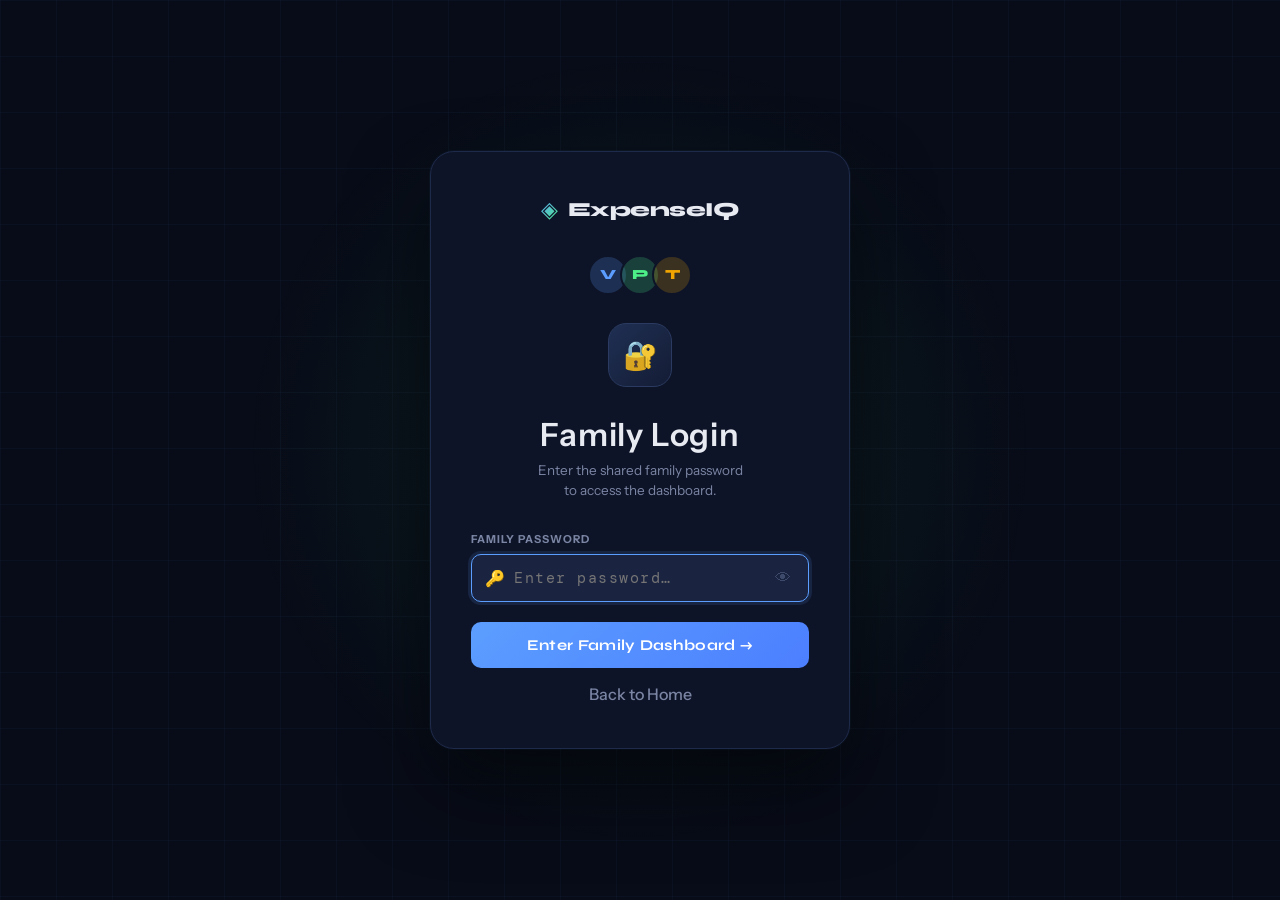
<file: templates/login.html>
<!DOCTYPE html>
<html lang="en" data-theme="dark">
<head>
  <meta charset="UTF-8"/>
  <meta name="viewport" content="width=device-width,initial-scale=1.0"/>
  <title>ExpenseIQ — Family Login</title>
  <link rel="preconnect" href="https://fonts.googleapis.com"/>
  <link href="https://fonts.googleapis.com/css2?family=Syne:wght@400;600;700;800&family=Instrument+Sans:wght@400;500;600&family=DM+Mono:wght@300;400;500&display=swap" rel="stylesheet"/>
  <style>
    *, *::before, *::after { box-sizing: border-box; margin: 0; padding: 0; }

    :root {
      --bg:      #080c18;
      --bg2:     #0e1428;
      --bg3:     #141c35;
      --bg4:     #1a2340;
      --border:  #1e2a4a;
      --border2: #2a3a60;
      --text:    #e8eaf2;
      --text2:   #7a85a3;
      --text3:   #3d4a6b;
      --accent:  #5c9eff;
      --green:   #4cef88;
      --red:     #e05c5c;
      --radius:  14px;
      --trans:   all 0.25s cubic-bezier(0.4,0,0.2,1);
    }

    body {
      font-family: 'Instrument Sans', sans-serif;
      background: var(--bg);
      color: var(--text);
      min-height: 100vh;
      display: flex;
      align-items: center;
      justify-content: center;
      overflow: hidden;
      position: relative;
    }

    /* Animated grid background */
    body::before {
      content: '';
      position: fixed;
      inset: 0;
      background-image:
        linear-gradient(rgba(92,158,255,0.04) 1px, transparent 1px),
        linear-gradient(90deg, rgba(92,158,255,0.04) 1px, transparent 1px);
      background-size: 56px 56px;
      pointer-events: none;
    }

    /* Central radial glow */
    .bg-glow {
      position: fixed;
      top: 50%; left: 50%;
      transform: translate(-50%, -50%);
      width: 800px; height: 800px;
      background: radial-gradient(circle,
        rgba(92,158,255,0.07) 0%,
        rgba(76,239,136,0.04) 40%,
        transparent 70%);
      pointer-events: none;
      animation: breathe 6s ease-in-out infinite;
    }

    @keyframes breathe {
      0%, 100% { transform: translate(-50%,-50%) scale(1);   opacity: 1;   }
      50%       { transform: translate(-50%,-50%) scale(1.1); opacity: 0.7; }
    }

    /* ── Login card ── */
    .login-card {
      position: relative;
      z-index: 1;
      width: min(420px, 92vw);
      background: var(--bg2);
      border: 1px solid var(--border);
      border-radius: 24px;
      padding: 44px 40px;
      box-shadow: 0 40px 80px rgba(0,0,0,0.5), 0 0 0 1px rgba(92,158,255,0.05);
      animation: slideUp 0.5s cubic-bezier(0.4,0,0.2,1);
    }

    @keyframes slideUp {
      from { opacity: 0; transform: translateY(24px); }
      to   { opacity: 1; transform: translateY(0); }
    }

    /* Top logo */
    .logo-row {
      display: flex;
      align-items: center;
      gap: 10px;
      margin-bottom: 32px;
      justify-content: center;
    }

    .logo-diamond {
      font-size: 22px;
      background: linear-gradient(135deg, #5c9eff, #4cef88);
      -webkit-background-clip: text;
      -webkit-text-fill-color: transparent;
      background-clip: text;
    }

    .logo-text {
      font-family: 'Syne', sans-serif;
      font-size: 20px;
      font-weight: 800;
      letter-spacing: -0.5px;
    }

    /* Heading */
    .card-title {
      
      font-size: 32px;
      font-weight: 600;
      letter-spacing: 0.8px;
      margin-bottom: 6px;
      text-align: center;
    }

    .card-sub {
      font-size: 13.5px;
      color: var(--text2);
      text-align: center;
      margin-bottom: 32px;
      line-height: 1.5;
    }

    /* Lock icon */
    .lock-icon {
      width: 64px; height: 64px;
      background: var(--bg3);
      border: 1px solid var(--border2);
      border-radius: 18px;
      display: flex;
      align-items: center;
      justify-content: center;
      font-size: 28px;
      margin: 0 auto 28px;
      position: relative;
      overflow: hidden;
    }

    .lock-icon::after {
      content: '';
      position: absolute;
      inset: 0;
      background: linear-gradient(135deg, rgba(92,158,255,0.15), transparent);
    }

    /* Form elements */
    .form-group {
      margin-bottom: 20px;
    }

    .form-label {
      display: block;
      font-size: 11px;
      font-weight: 700;
      text-transform: uppercase;
      letter-spacing: 0.09em;
      color: var(--text2);
      margin-bottom: 8px;
    }

    .input-wrap {
      position: relative;
      display: flex;
      align-items: center;
    }

    .input-icon {
      position: absolute;
      left: 14px;
      color: var(--text3);
      font-size: 16px;
      pointer-events: none;
      transition: var(--trans);
    }

    .pw-input {
      width: 100%;
      background: var(--bg3);
      border: 1px solid var(--border);
      border-radius: 10px;
      color: var(--text);
      font-family: 'DM Mono', monospace;
      font-size: 15px;
      letter-spacing: 0.1em;
      padding: 13px 48px 13px 42px;
      outline: none;
      transition: var(--trans);
    }

    .pw-input:focus {
      border-color: var(--accent);
      background: var(--bg4);
      box-shadow: 0 0 0 3px rgba(92,158,255,0.12);
    }

    .pw-input:focus + .input-icon,
    .input-wrap:focus-within .input-icon { color: var(--accent); }

    /* Show/hide toggle */
    .toggle-pw {
      position: absolute;
      right: 14px;
      background: none;
      border: none;
      color: var(--text3);
      cursor: pointer;
      font-size: 16px;
      padding: 4px;
      transition: var(--trans);
      line-height: 1;
    }

    .toggle-pw:hover { color: var(--text2); }

    /* Error message */
    .error-msg {
      background: rgba(224,92,92,0.1);
      border: 1px solid rgba(224,92,92,0.3);
      border-radius: 8px;
      color: #e07070;
      font-size: 13px;
      padding: 10px 14px;
      margin-bottom: 18px;
      display: none;
      animation: shake 0.4s ease;
    }

    .error-msg.show { display: block; }

    @keyframes shake {
      0%,100% { transform: translateX(0); }
      20%     { transform: translateX(-6px); }
      40%     { transform: translateX(6px); }
      60%     { transform: translateX(-4px); }
      80%     { transform: translateX(4px); }
    }

    /* Submit button */
    .login-btn {
      width: 100%;
      background: linear-gradient(135deg, #5c9eff, #4c7fff);
      border: none;
      border-radius: 10px;
      color: #fff;
      font-family: 'Syne', sans-serif;
      font-size: 15px;
      font-weight: 700;
      letter-spacing: 0.02em;
      padding: 14px;
      cursor: pointer;
      transition: var(--trans);
      position: relative;
      overflow: hidden;
    }

    .login-btn::after {
      content: '';
      position: absolute;
      inset: 0;
      background: rgba(255,255,255,0);
      transition: background 0.2s;
    }

    .login-btn:hover { transform: translateY(-2px); box-shadow: 0 8px 24px rgba(92,158,255,0.35); }
    .login-btn:active { transform: translateY(0); }
    .login-btn:disabled { opacity: 0.6; cursor: not-allowed; transform: none; }

    /* Loading spinner inside button */
    .btn-text { transition: opacity 0.2s; }
    .btn-spinner {
      display: none;
      width: 18px; height: 18px;
      border: 2px solid rgba(255,255,255,0.3);
      border-top-color: #fff;
      border-radius: 50%;
      animation: spin 0.7s linear infinite;
      margin: 0 auto;
    }
    @keyframes spin { to { transform: rotate(360deg); } }

    .go-landing {
      display: block;
      text-align: center;
      margin-top: 16px;
      font-size: 16px;
      font-weight: 500;
      color: var(--text2);
      text-decoration: none;
      transition: color 0.2s;
    }

    /* Member avatars row (decorative) */
    .members-row {
      display: flex;
      align-items: center;
      justify-content: center;
      gap: -8px;
      margin-bottom: 28px;
    }

    .member-av {
      width: 40px; height: 40px;
      border-radius: 50%;
      display: flex; align-items: center; justify-content: center;
      font-family: 'Syne', sans-serif;
      font-size: 14px; font-weight: 800;
      border: 2px solid var(--bg2);
      margin-left: -8px;
    }

    .member-av:first-child { margin-left: 0; }

    .av-V { background: rgba(92,158,255,0.2);  color: #5c9eff; }
    .av-P { background: rgba(76,239,136,0.2);  color: #4cef88; }
    .av-T { background: rgba(240,165,0,0.2);   color: #f0a500; }

    /* Floating particles */
    .particle {
      position: fixed;
      border-radius: 50%;
      pointer-events: none;
      animation: floatUp linear infinite;
      opacity: 0;
    }

    @keyframes floatUp {
      0%   { transform: translateY(100vh); opacity: 0; }
      10%  { opacity: 0.35; }
      90%  { opacity: 0.35; }
      100% { transform: translateY(-40px); opacity: 0; }
    }

    /* Responsive */
    @media (max-width: 480px) {
      .login-card { padding: 32px 24px; }
      .card-title { font-size: 22px; }
    }
  </style>
</head>
<body>

<div class="bg-glow"></div>

<div class="login-card">

  <!-- Logo -->
  <div class="logo-row">
    <span class="logo-diamond">◈</span>
    <span class="logo-text">ExpenseIQ</span>
  </div>

  <!-- Member avatars (decorative) -->
  <div class="members-row">
    <div class="member-av av-V">V</div>
    <div class="member-av av-P">P</div>
    <div class="member-av av-T">T</div>
  </div>

  <!-- Lock icon -->
  <div class="lock-icon">🔐</div>

  <h1 class="card-title">Family Login</h1>
  <p class="card-sub">Enter the shared family password<br>to access the dashboard.</p>

  <!-- Error -->
  <div class="error-msg" id="errorMsg"></div>

  <!-- Password field -->
  <div class="form-group">
    <label class="form-label" for="pwInput">Family Password</label>
    <div class="input-wrap">
      <span class="input-icon" style="left:14px">🔑</span>
      <input
        type="password"
        id="pwInput"
        class="pw-input"
        placeholder="Enter password…"
        autocomplete="current-password"
        onkeydown="if(event.key==='Enter') doLogin()"
      />
      <button class="toggle-pw" type="button" onclick="toggleVisibility()" id="toggleBtn" title="Show/hide password">👁</button>
    </div>
  </div>

  <!-- Submit -->
  <button class="login-btn" id="loginBtn" onclick="doLogin()">
    <span class="btn-text" id="btnText">Enter Family Dashboard →</span>
    <div class="btn-spinner" id="btnSpinner"></div>
  </button>
  <a href = "/" class="go-landing" >Back to Home</a>

</div>

<script>
  // ── Spawn particles ──
  const pColors = ['#5c9eff','#4cef88','#f0a500','#9b7eff'];
  for (let i = 0; i < 20; i++) {
    const p = document.createElement('div');
    p.className = 'particle';
    const sz = 2 + Math.random() * 3;
    p.style.cssText = `
      left:${Math.random()*100}vw;
      width:${sz}px; height:${sz}px;
      background:${pColors[i%pColors.length]};
      animation-duration:${9+Math.random()*14}s;
      animation-delay:${-Math.random()*20}s;
    `;
    document.body.appendChild(p);
  }

  // ── Show/hide password ──
  let visible = false;
  function toggleVisibility() {
    visible = !visible;
    document.getElementById('pwInput').type = visible ? 'text' : 'password';
    document.getElementById('toggleBtn').textContent = visible ? '🙈' : '👁';
  }

  // ── Login ──
  async function doLogin() {
    const pw  = document.getElementById('pwInput').value.trim();
    const btn = document.getElementById('loginBtn');
    const txt = document.getElementById('btnText');
    const spn = document.getElementById('btnSpinner');
    const err = document.getElementById('errorMsg');

    err.classList.remove('show');
    if (!pw) { showError('Please enter the family password.'); return; }

    // Loading state
    btn.disabled = true;
    txt.style.display = 'none';
    spn.style.display = 'block';

    try {
      const res = await fetch('/login', {
        method: 'POST',
        headers: { 'Content-Type': 'application/json' },
        body: JSON.stringify({ password: pw })
      });
      const data = await res.json();

      if (res.ok && data.success) {
        // Brief success flash before redirect
        btn.style.background = 'linear-gradient(135deg, #4cef88, #2dd470)';
        txt.textContent = '✓ Verified!';
        txt.style.display = 'block';
        spn.style.display = 'none';
        setTimeout(() => { window.location.href = '/family'; }, 600);
      } else {
        showError(data.error || 'Incorrect password. Try again.');
        reset();
      }
    } catch (e) {
      showError('Connection error. Make sure the server is running.');
      reset();
    }

    function reset() {
      btn.disabled = false;
      txt.style.display = 'block';
      spn.style.display = 'none';
      document.getElementById('pwInput').value = '';
      document.getElementById('pwInput').focus();
    }
  }

  function showError(msg) {
    const el = document.getElementById('errorMsg');
    el.textContent = '⚠ ' + msg;
    el.classList.add('show');
    // Remove and re-add to retrigger shake animation
    el.style.animation = 'none';
    el.offsetHeight; // reflow
    el.style.animation = '';
  }

  // Auto-focus password field
  window.onload = () => document.getElementById('pwInput').focus();
</script>
</body>
</html>
</file>
